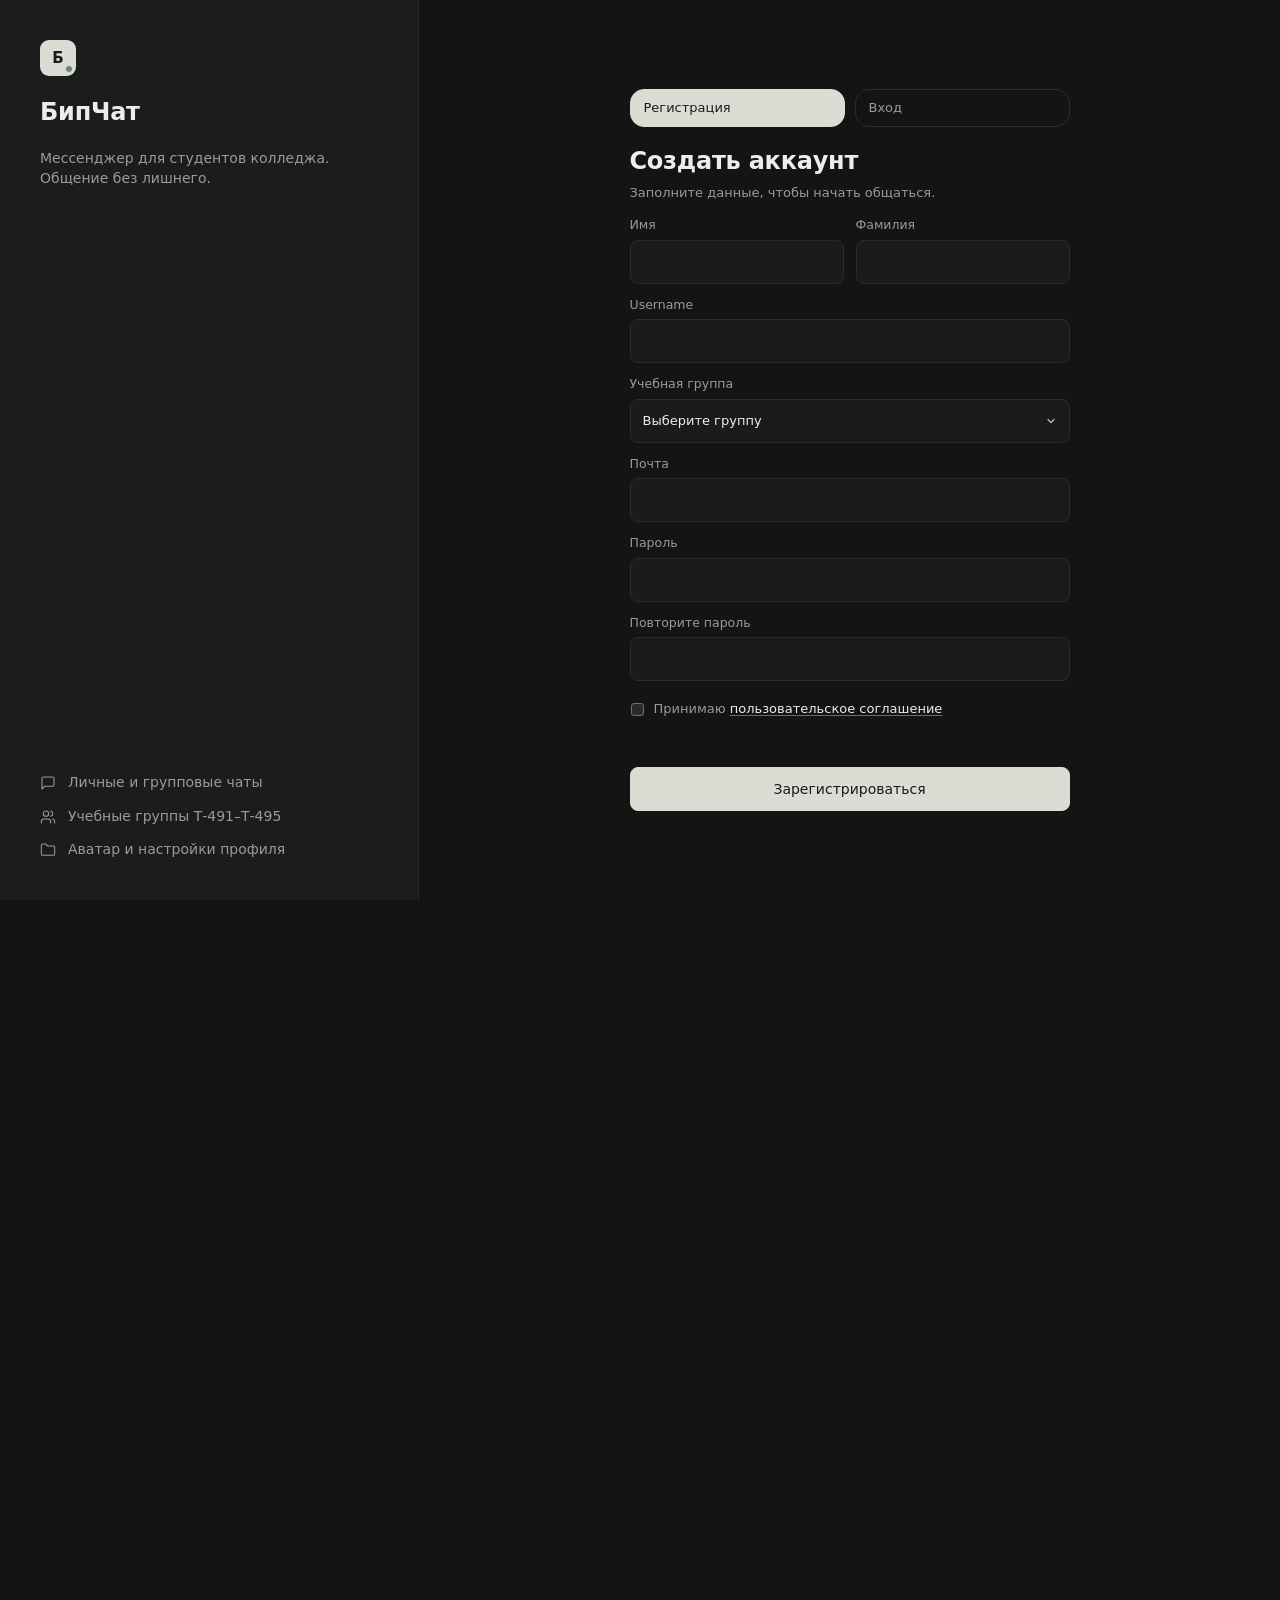
<file: web/index.html>
<!DOCTYPE html>
<html lang="ru">
<head><meta charset="utf-8"><meta name="viewport" content="width=device-width, initial-scale=1"><meta http-equiv="refresh" content="0; url=login.html"><title>БипЧат</title></head>
<body><a href="login.html">Перейти ко входу</a></body>
</html>
</file>
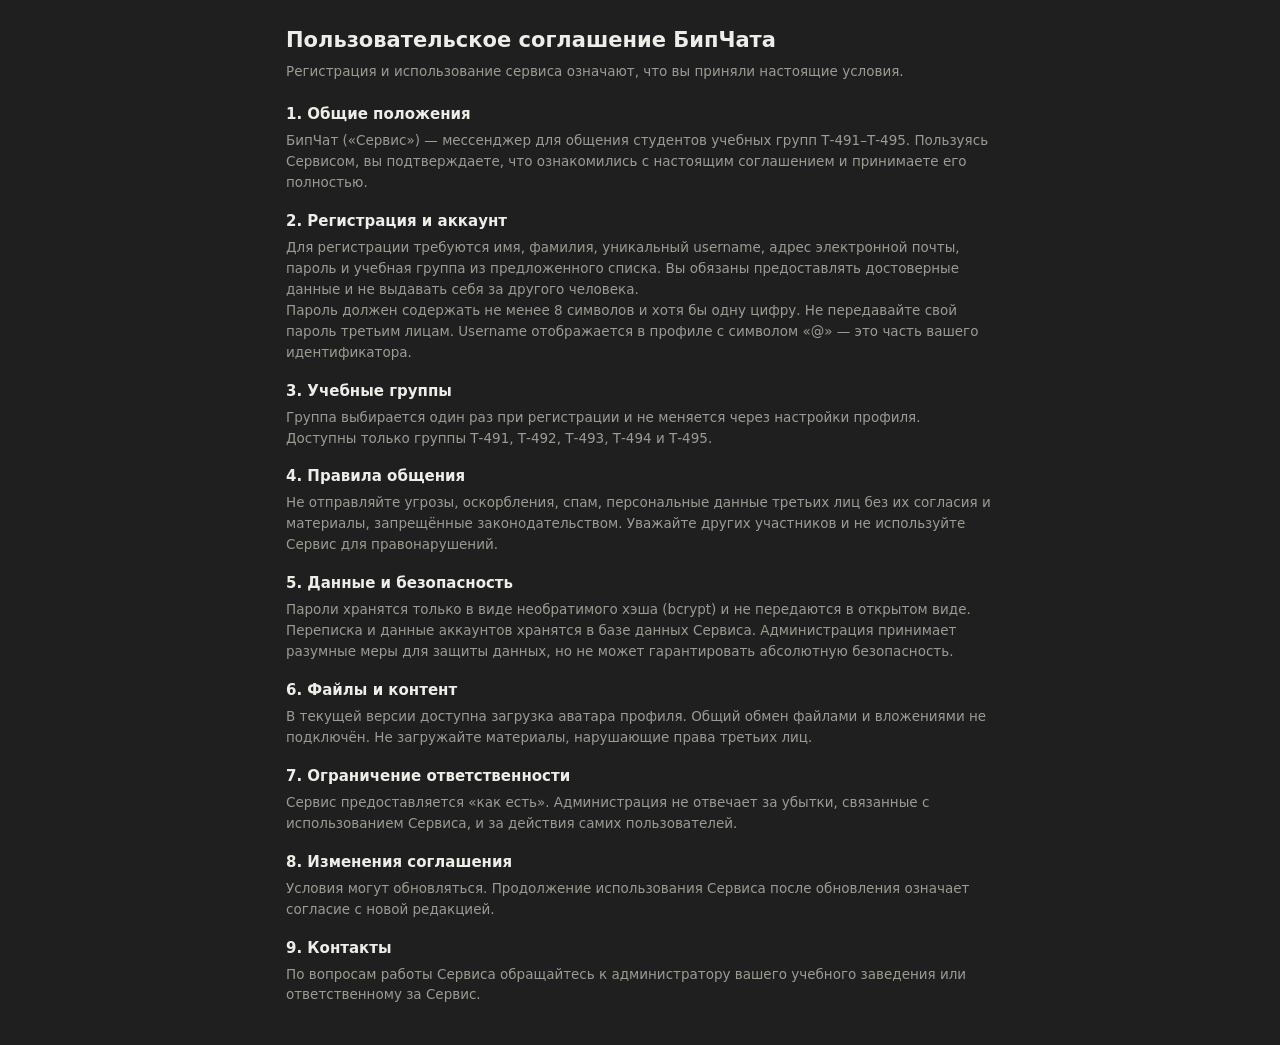
<file: web/agreement.html>
<!DOCTYPE html>
<html lang="ru">
<head>
  <meta charset="utf-8">
  <meta name="viewport" content="width=device-width, initial-scale=1, viewport-fit=cover">
  <meta name="theme-color" content="#141414">
  <title>Пользовательское соглашение — БипЧат</title>
  <link rel="stylesheet" href="style.css">
</head>
<body class="agreement-page">
  <article class="agreement-doc">
    <h1>Пользовательское соглашение БипЧата</h1>
    <p class="agreement-lead">Регистрация и использование сервиса означают, что вы приняли настоящие условия.</p>

    <section>
      <h2>1. Общие положения</h2>
      <p>БипЧат («Сервис») — мессенджер для общения студентов учебных групп Т-491–Т-495. Пользуясь Сервисом, вы подтверждаете, что ознакомились с настоящим соглашением и принимаете его полностью.</p>
    </section>

    <section>
      <h2>2. Регистрация и аккаунт</h2>
      <p>Для регистрации требуются имя, фамилия, уникальный username, адрес электронной почты, пароль и учебная группа из предложенного списка. Вы обязаны предоставлять достоверные данные и не выдавать себя за другого человека.</p>
      <p>Пароль должен содержать не менее 8 символов и хотя бы одну цифру. Не передавайте свой пароль третьим лицам. Username отображается в профиле с символом «@» — это часть вашего идентификатора.</p>
    </section>

    <section>
      <h2>3. Учебные группы</h2>
      <p>Группа выбирается один раз при регистрации и не меняется через настройки профиля. Доступны только группы Т-491, Т-492, Т-493, Т-494 и Т-495.</p>
    </section>

    <section>
      <h2>4. Правила общения</h2>
      <p>Не отправляйте угрозы, оскорбления, спам, персональные данные третьих лиц без их согласия и материалы, запрещённые законодательством. Уважайте других участников и не используйте Сервис для правонарушений.</p>
    </section>

    <section>
      <h2>5. Данные и безопасность</h2>
      <p>Пароли хранятся только в виде необратимого хэша (bcrypt) и не передаются в открытом виде. Переписка и данные аккаунтов хранятся в базе данных Сервиса. Администрация принимает разумные меры для защиты данных, но не может гарантировать абсолютную безопасность.</p>
    </section>

    <section>
      <h2>6. Файлы и контент</h2>
      <p>В текущей версии доступна загрузка аватара профиля. Общий обмен файлами и вложениями не подключён. Не загружайте материалы, нарушающие права третьих лиц.</p>
    </section>

    <section>
      <h2>7. Ограничение ответственности</h2>
      <p>Сервис предоставляется «как есть». Администрация не отвечает за убытки, связанные с использованием Сервиса, и за действия самих пользователей.</p>
    </section>

    <section>
      <h2>8. Изменения соглашения</h2>
      <p>Условия могут обновляться. Продолжение использования Сервиса после обновления означает согласие с новой редакцией.</p>
    </section>

    <section>
      <h2>9. Контакты</h2>
      <p>По вопросам работы Сервиса обращайтесь к администратору вашего учебного заведения или ответственному за Сервис.</p>
    </section>
  </article>
</body>
</html>
</file>
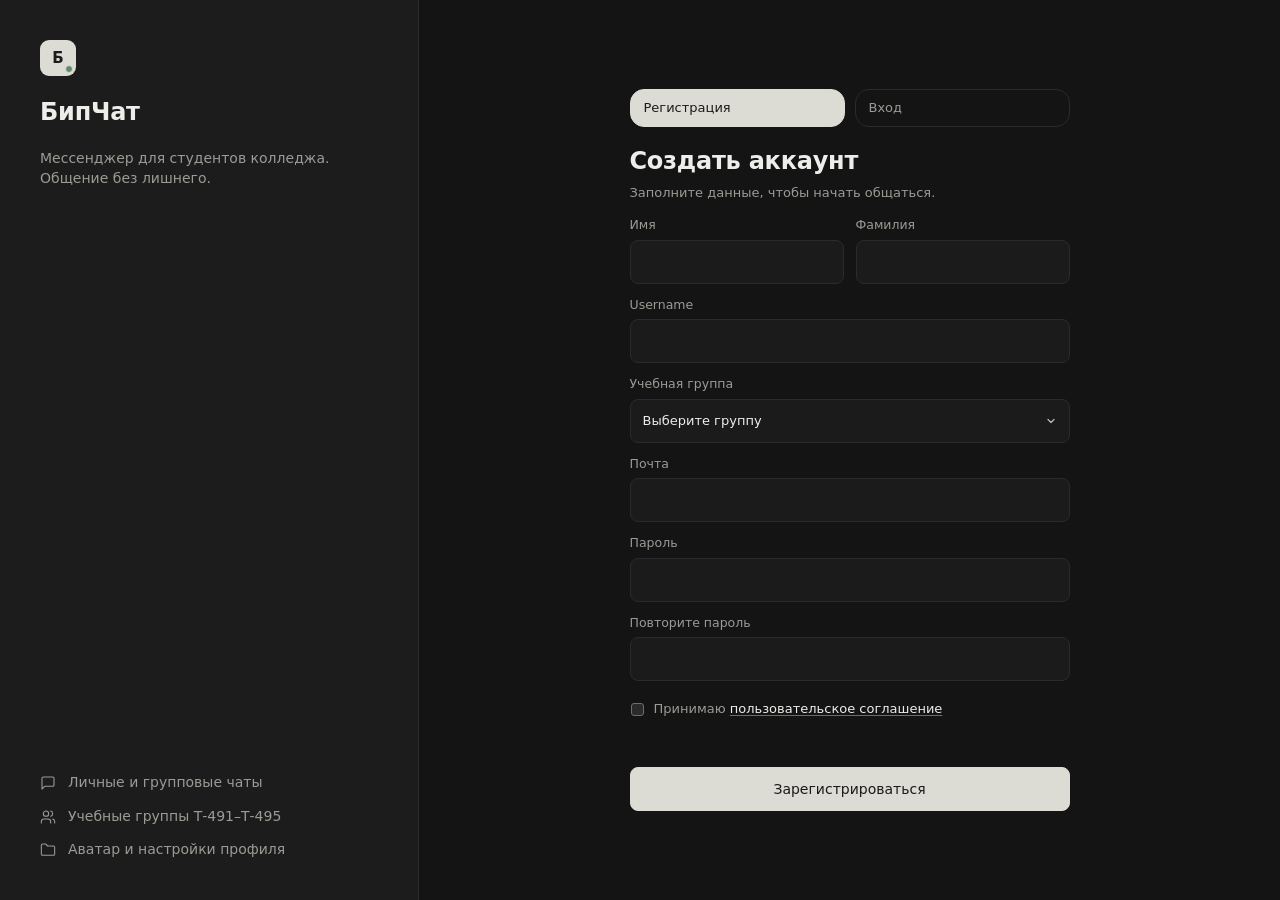
<file: web/contacts.html>
<!DOCTYPE html>
<html lang="ru">
<head>
  <meta charset="utf-8">
  <meta name="viewport" content="width=device-width, initial-scale=1, viewport-fit=cover">
  <meta name="theme-color" content="#141414">
  <title>БипЧат — контакты</title>
  <link rel="stylesheet" href="style.css">
</head>
<body>
  <div class="app">
    <nav class="rail" id="rail" data-active="contacts.html"></nav>
    <main class="page">
      <h1>Контакты</h1>
      <p class="sub">Найдите зарегистрированных студентов по имени, username или почте</p>
      <div class="search page-search">
        <svg viewBox="0 0 24 24"><circle cx="11" cy="11" r="7"/><path d="m21 21-4.3-4.3"/></svg>
        <input class="input" id="q" autocomplete="off" aria-label="Поиск пользователей по имени, @username или почте">
      </div>
      <div class="list" id="filterable" aria-live="polite"></div>
      <div class="empty" id="empty">Пользователи не найдены</div>
      <div class="list-title">Мои контакты <span class="muted" id="saved-count"></span></div>
      <div class="list" id="saved-contacts"></div>
    </main>
  </div>
  <script src="api.js"></script>
  <script src="app.js"></script>
</body>
</html>
</file>
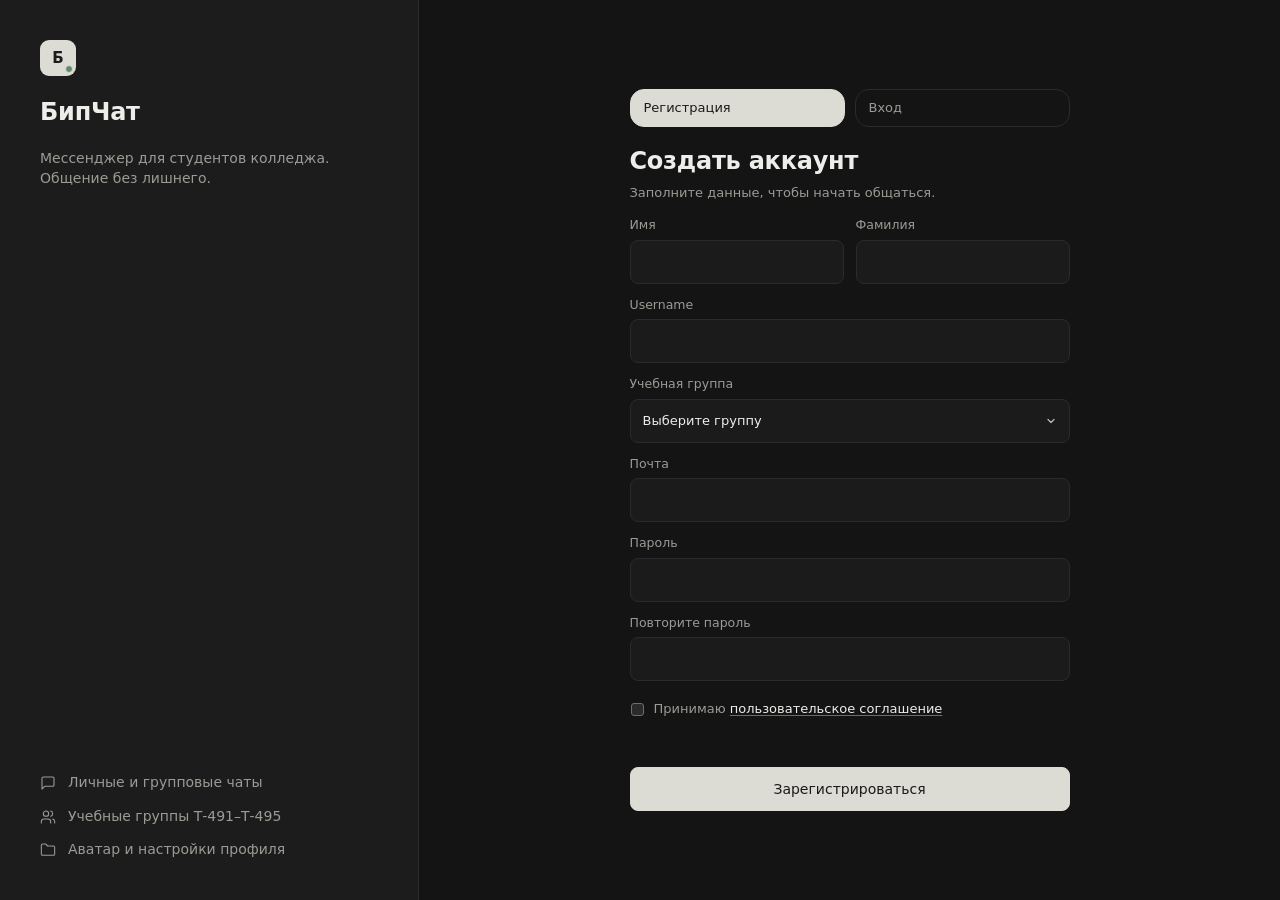
<file: web/files.html>
<!DOCTYPE html>
<html lang="ru">
<head>
  <meta charset="utf-8">
  <meta name="viewport" content="width=device-width, initial-scale=1, viewport-fit=cover">
  <meta name="theme-color" content="#141414">
  <title>БипЧат — файлы</title>
  <link rel="stylesheet" href="style.css">
</head>
<body>
  <div class="app">
    <nav class="rail" id="rail" data-active="files.html"></nav>
    <main class="page">
      <h1>Файлы</h1>
      <p class="sub">Вложения из ваших переписок</p>
      <div class="list" id="file-list" aria-live="polite"></div>
    </main>
  </div>
  <script src="api.js"></script>
  <script src="app.js"></script>
</body>
</html>
</file>
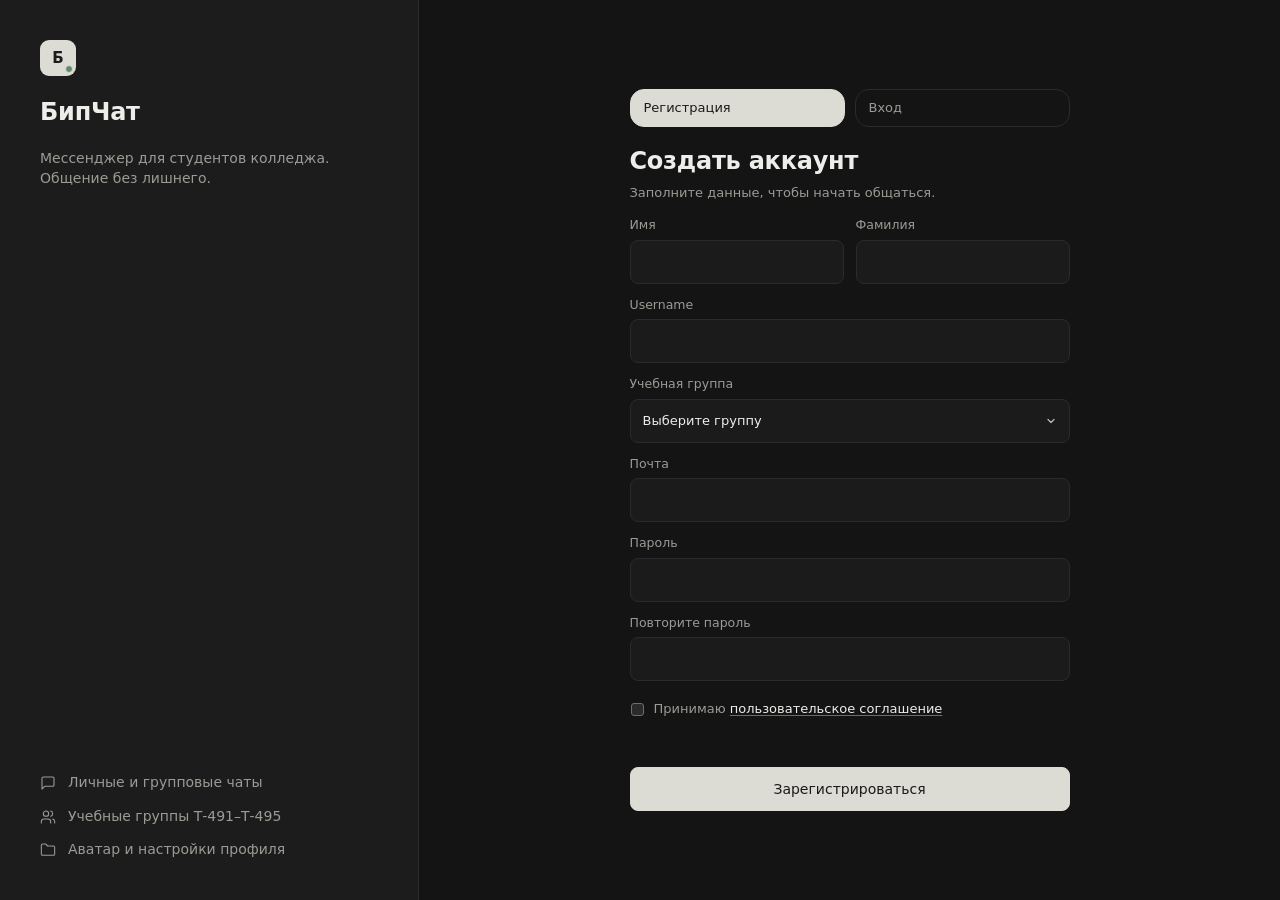
<file: web/groups.html>
<!DOCTYPE html>
<html lang="ru">
<head>
  <meta charset="utf-8">
  <meta name="viewport" content="width=device-width, initial-scale=1, viewport-fit=cover">
  <meta name="theme-color" content="#141414">
  <title>БипЧат — группы</title>
  <link rel="stylesheet" href="style.css">
</head>
<body>
  <div class="app">
    <nav class="rail" id="rail" data-active="groups.html"></nav>
    <main class="page">
      <h1>Группы</h1>
      <p class="sub">Групповые чаты, в которых вы состоите</p>
      <div class="list" id="group-list" aria-live="polite"></div>
    </main>
  </div>
  <script src="api.js"></script>
  <script src="app.js"></script>
</body>
</html>
</file>
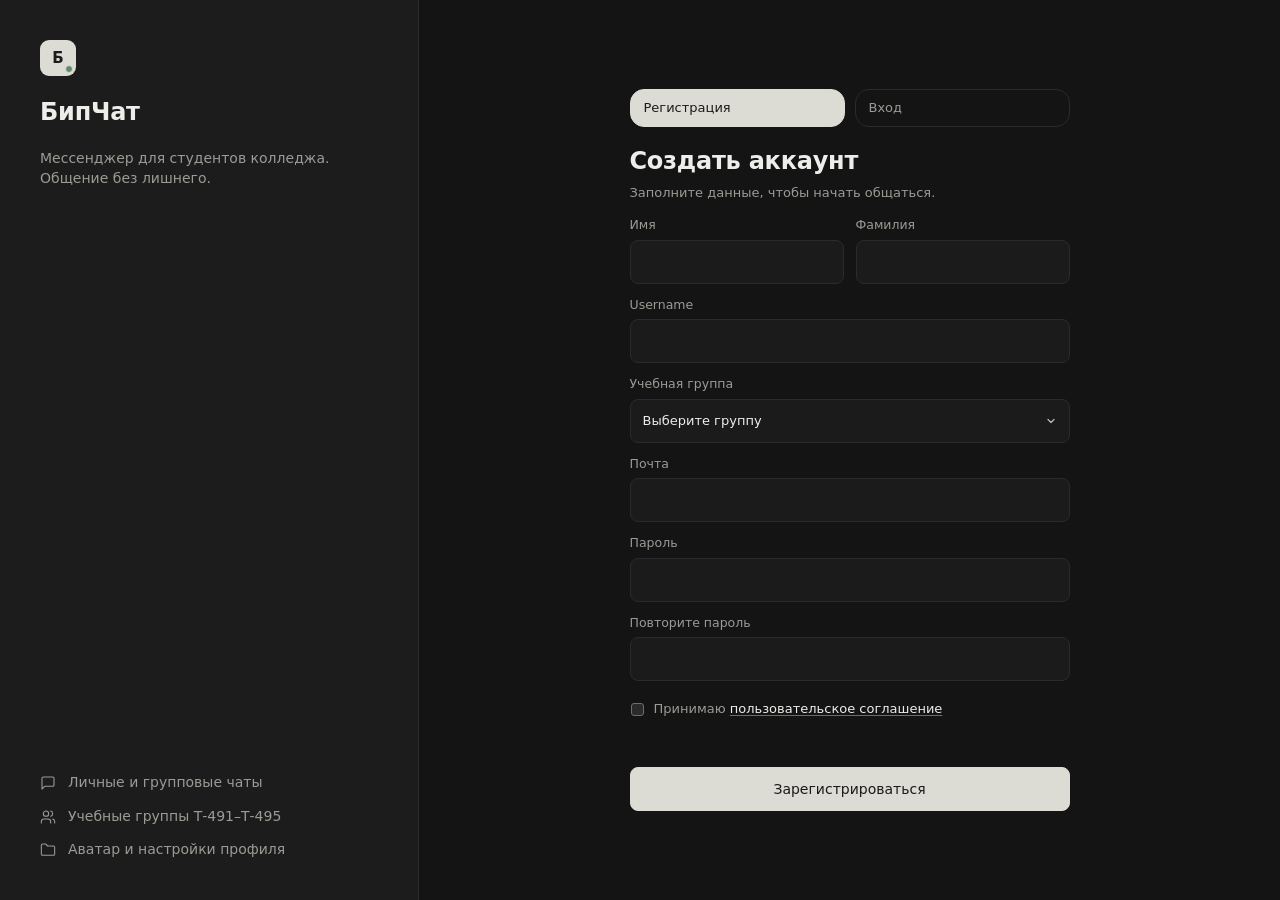
<file: web/login.html>
<!DOCTYPE html>
<html lang="ru">
<head>
  <meta charset="utf-8">
  <meta name="viewport" content="width=device-width, initial-scale=1, viewport-fit=cover">
  <meta name="theme-color" content="#141414">
  <title>БипЧат — вход и регистрация</title>
  <link rel="stylesheet" href="style.css">
</head>
<body class="auth-page">
  <div class="auth">
    <aside class="auth-side">
      <div class="logo">Б</div>
      <h1>БипЧат</h1>
      <p>Мессенджер для студентов колледжа. Общение без лишнего.</p>
      <div class="auth-feats">
        <div><svg viewBox="0 0 24 24"><path d="M21 15a2 2 0 0 1-2 2H7l-4 4V5a2 2 0 0 1 2-2h14a2 2 0 0 1 2 2z"/></svg>Личные и групповые чаты</div>
        <div><svg viewBox="0 0 24 24"><path d="M16 21v-2a4 4 0 0 0-4-4H6a4 4 0 0 0-4 4v2"/><circle cx="9" cy="7" r="4"/><path d="M22 21v-2a4 4 0 0 0-3-3.87M16 3.13a4 4 0 0 1 0 7.75"/></svg>Учебные группы Т-491–Т-495</div>
        <div><svg viewBox="0 0 24 24"><path d="M4 20h16a2 2 0 0 0 2-2V8a2 2 0 0 0-2-2h-7.9a2 2 0 0 1-1.7-.9l-.8-1.2A2 2 0 0 0 7.9 3H4a2 2 0 0 0-2 2v13a2 2 0 0 0 2 2z"/></svg>Аватар и настройки профиля</div>
      </div>
    </aside>

    <main class="auth-main">
      <div class="auth-card">
        <div class="auth-brand-mobile"><span class="logo">Б</span><span>БипЧат</span></div>
        <div class="auth-tabs" id="auth-tabs" role="tablist" aria-label="Авторизация">
          <button class="chip active" data-view="reg" type="button" role="tab" aria-selected="true">Регистрация</button>
          <button class="chip" data-view="login" type="button" role="tab" aria-selected="false">Вход</button>
        </div>

        <div class="auth-views">
          <section class="view active" id="view-reg" role="tabpanel">
            <h2>Создать аккаунт</h2>
            <p class="auth-description">Заполните данные, чтобы начать общаться.</p>
            <form id="reg-form" novalidate>
              <div class="two">
                <div class="field"><label for="fname">Имя</label><input class="input" id="fname" name="fname" autocomplete="given-name" maxlength="60" required></div>
                <div class="field"><label for="lname">Фамилия</label><input class="input" id="lname" name="lname" autocomplete="family-name" maxlength="60" required></div>
              </div>
              <div class="field"><label for="username">Username</label><input class="input" id="username" name="username" autocomplete="username" minlength="3" maxlength="32" required></div>
              <div class="field"><label for="group">Учебная группа</label>
                <select class="select" id="group" name="group" required>
                  <option value="" selected disabled>Выберите группу</option>
                  <option value="Т-491">Т-491</option>
                  <option value="Т-492">Т-492</option>
                  <option value="Т-493">Т-493</option>
                  <option value="Т-494">Т-494</option>
                  <option value="Т-495">Т-495</option>
                </select>
              </div>
              <div class="field"><label for="email">Почта</label><input class="input" id="email" name="email" type="email" autocomplete="email" required></div>
              <div class="field"><label for="password">Пароль</label><input class="input" id="password" name="password" type="password" autocomplete="new-password" minlength="8" required></div>
              <div class="field"><label for="password2">Повторите пароль</label><input class="input" id="password2" name="password2" type="password" autocomplete="new-password" required></div>
              <div class="check-row">
                <label class="check"><input type="checkbox" name="terms" required><span>Принимаю <button type="button" class="text-link" data-agreement>пользовательское соглашение</button></span></label>
              </div>
              <div class="form-error" id="reg-error" role="alert" aria-live="polite"></div>
              <button class="btn primary" type="submit">Зарегистрироваться</button>
            </form>
          </section>

          <section class="view" id="view-login" role="tabpanel">
            <h2>С возвращением</h2>
            <p class="auth-description">Войдите, используя почту или username и пароль.</p>
            <form id="login-form" novalidate>
              <div class="field"><label for="login">Почта или username</label><input class="input" id="login" name="login" type="text" autocomplete="username" required></div>
              <div class="field"><label for="lpass">Пароль</label><input class="input" id="lpass" name="lpass" type="password" autocomplete="current-password" required></div>
              <div class="form-error" id="login-error" role="alert" aria-live="polite"></div>
              <button class="btn primary" type="submit">Войти</button>
            </form>
          </section>
        </div>
      </div>
    </main>
  </div>

  <div class="modal-overlay" id="agreement-modal" role="dialog" aria-modal="true" aria-labelledby="agreement-title">
    <div class="modal-card">
      <div class="modal-head">
        <h2 id="agreement-title">Пользовательское соглашение</h2>
        <button class="icon-btn" type="button" id="agreement-close" aria-label="Закрыть"><svg viewBox="0 0 24 24"><path d="M18 6 6 18M6 6l12 12"/></svg></button>
      </div>
      <iframe class="modal-frame" src="agreement.html" title="Пользовательское соглашение БипЧат"></iframe>
      <div class="modal-foot"><button class="btn primary" type="button" id="agreement-accept">Принять и закрыть</button></div>
    </div>
  </div>

  <script src="api.js"></script>
  <script src="app.js"></script>
</body>
</html>
</file>
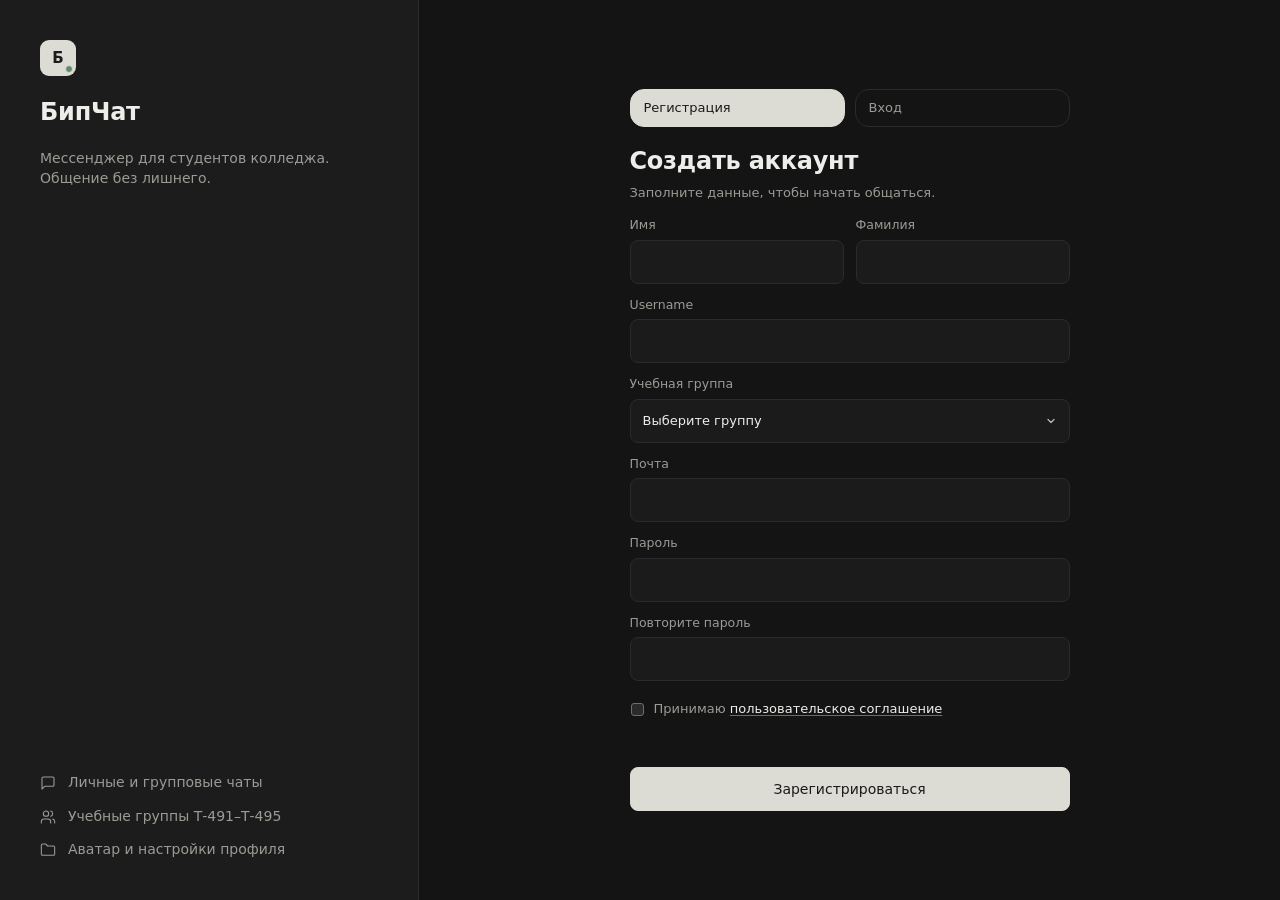
<file: web/messages.html>
<!DOCTYPE html>
<html lang="ru">
<head>
  <meta charset="utf-8">
  <meta name="viewport" content="width=device-width, initial-scale=1, viewport-fit=cover">
  <meta name="theme-color" content="#141414">
  <title>БипЧат — сообщения</title>
  <link rel="stylesheet" href="style.css">
</head>
<body>
  <div class="app wide">
    <nav class="rail" id="rail" data-active="messages.html"></nav>

    <aside class="chats" aria-label="Список чатов">
      <div class="chats-head">
        <button class="icon-btn sidebar-toggle" id="sidebar-toggle" type="button" title="Свернуть список чатов" aria-label="Свернуть список чатов"><svg viewBox="0 0 24 24"><path d="M4 6h16M4 12h16M4 18h16"/></svg></button>
        <h2>Сообщения</h2>
      </div>
      <div class="search">
        <svg viewBox="0 0 24 24"><circle cx="11" cy="11" r="7"/><path d="m21 21-4.3-4.3"/></svg>
        <input class="input" id="chat-search" aria-label="Поиск по чатам">
        <button class="icon-btn search-btn" id="chat-search-btn" type="button" title="Поиск по чатам" aria-label="Поиск по чатам"><svg viewBox="0 0 24 24"><circle cx="11" cy="11" r="7"/><path d="m21 21-4.3-4.3"/></svg></button>
      </div>
      <div class="chat-items" id="chat-items"></div>
      <div class="sidebar-resizer" id="sidebar-resizer" role="separator" aria-orientation="vertical" aria-label="Изменить ширину списка чатов" title="Тяните, чтобы изменить ширину · двойной клик — свернуть"></div>
    </aside>

    <section class="chat" aria-label="Переписка">
      <header class="chat-head">
        <button class="icon-btn chat-back" id="chat-back" type="button" aria-label="Назад к чатам"><svg viewBox="0 0 24 24"><path d="m15 18-6-6 6-6"/></svg></button>
        <button class="head-profile" id="head-profile" type="button" title="Открыть профиль">
          <div class="avatar c-moss" id="head-av">Б</div>
          <div class="chat-head-copy">
            <div class="t" id="head-t">Выберите чат</div>
            <div class="s" id="head-s">Ваши сообщения появятся здесь</div>
          </div>
        </button>
        <div class="tools"></div>
      </header>
      <div class="pinned hidden" id="pinned"></div>
      <div class="messages" id="messages"><div class="message-empty">Загружаем переписки…</div></div>
      <div class="reply-bar hidden" id="reply-bar">
        <div class="reply-copy"><span class="t" id="reply-name"></span><span class="s" id="reply-text"></span></div>
        <button class="icon-btn" id="reply-cancel" type="button" aria-label="Отменить ответ"><svg viewBox="0 0 24 24"><path d="M18 6 6 18M6 6l12 12"/></svg></button>
      </div>
      <div class="selection-bar hidden" id="selection-bar">
        <span class="selection-count" id="selection-count"></span>
        <button class="btn" id="selection-copy" type="button">Копировать</button>
        <button class="btn" id="selection-delete" type="button">Удалить</button>
        <button class="btn primary" id="selection-cancel" type="button">Отменить</button>
      </div>
      <form class="composer" id="composer-form">
        <textarea id="composer-input" name="message" rows="1" autocomplete="off" aria-label="Текст сообщения" maxlength="10000"></textarea>
        <button class="send" type="submit" title="Отправить" aria-label="Отправить"><svg viewBox="0 0 24 24"><path d="m22 2-7 20-4-9-9-4z"/><path d="M22 2 11 13"/></svg></button>
      </form>
    </section>
  </div>
  <script src="api.js"></script>
  <script src="app.js"></script>
</body>
</html>
</file>
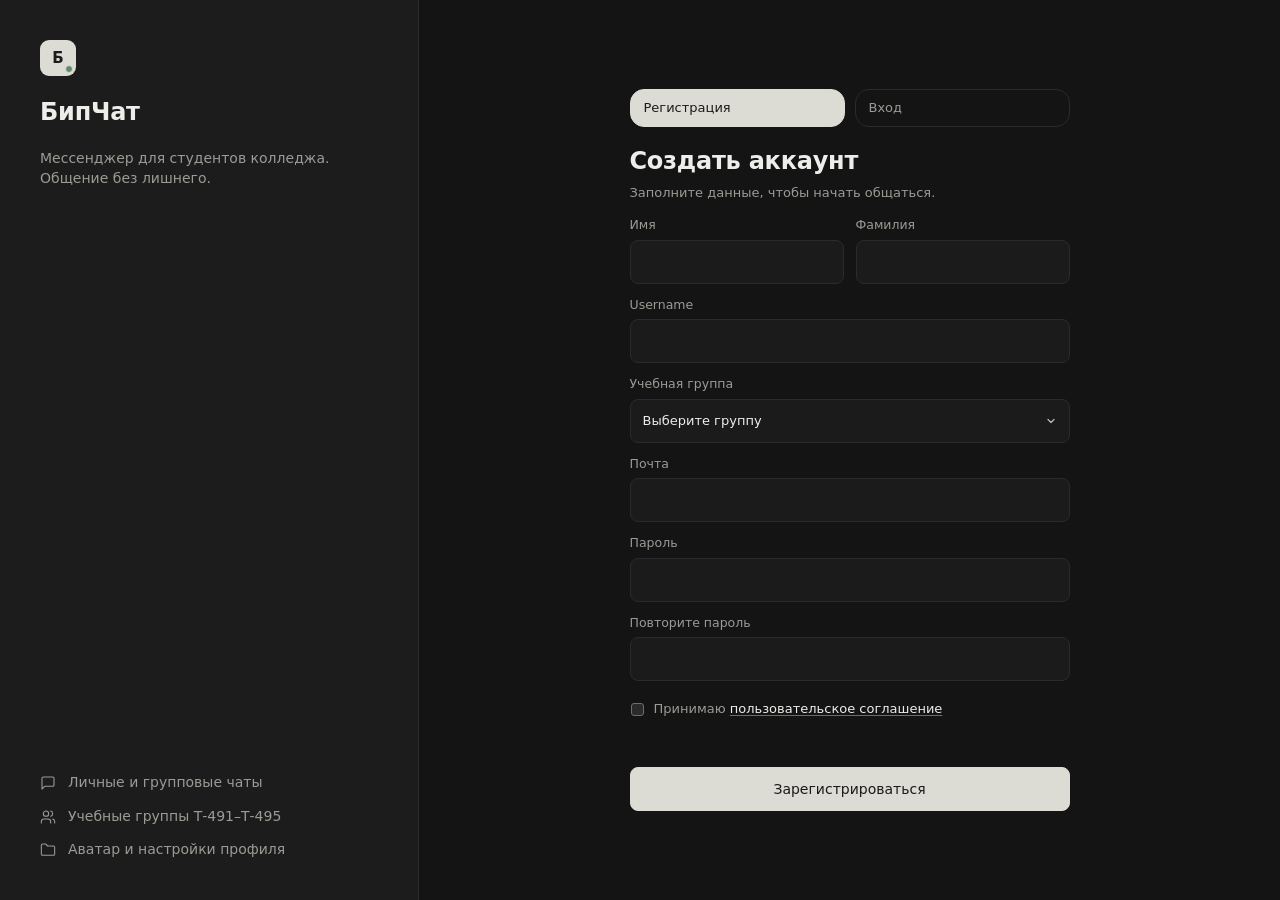
<file: web/settings.html>
<!DOCTYPE html>
<html lang="ru">
<head>
  <meta charset="utf-8">
  <meta name="viewport" content="width=device-width, initial-scale=1, viewport-fit=cover">
  <meta name="theme-color" content="#141414">
  <title>БипЧат — настройки</title>
  <link rel="stylesheet" href="style.css">
</head>
<body>
  <div class="app">
    <nav class="rail" id="rail" data-active="settings.html"></nav>
    <main class="page">
      <h1>Настройки</h1>
      <p class="sub">Аккаунт, конфиденциальность и внешний вид</p>
      <div class="settings">
        <div class="settings-nav">
          <button class="active" data-tab="profile" type="button">Профиль</button>
          <button data-tab="notifications" type="button">Уведомления</button>
          <button data-tab="privacy" type="button">Конфиденциальность</button>
          <button data-tab="appearance" type="button">Внешний вид</button>
          <button data-tab="about" type="button">О приложении</button>
        </div>
        <div class="settings-body">
          <section class="tab-panel active" id="tab-profile">
            <h2 class="panel-title">Профиль</h2>
            <div class="profile-head"><div class="avatar xl c-me">Б</div></div>
            <div class="field"><label for="p-name">Имя и фамилия</label><input class="input" id="p-name" maxlength="120"></div>
            <div class="field"><label for="p-user">Username</label><input class="input" id="p-user" maxlength="33"></div>
            <div class="field"><label for="p-email">Почта</label><input class="input" id="p-email" type="email"></div>
            <div class="field"><label for="p-group">Учебная группа</label><input class="input" id="p-group" disabled title="Учебная группа выбирается при регистрации"></div>
            <div class="actions">
              <button class="btn primary" id="save-profile" type="button">Сохранить изменения</button>
              <button class="btn" id="logout" type="button">Выйти из аккаунта</button>
            </div>
            <div class="local-block">
              <h3 class="panel-subtitle">Только у вас в браузере</h3>
              <p class="sub">Эти значения не отправляются на сервер и видны только вам.</p>
              <div class="field"><label for="lp-name">Имя, которое вижу я</label><input class="input" id="lp-name" maxlength="120" placeholder="Как вас зовут"></div>
              <div class="field"><label for="lp-email">Почта, которую вижу я</label><input class="input" id="lp-email" type="email" maxlength="200" placeholder="Ваша почта"></div>
              <div class="actions">
                <button class="btn" id="save-local-profile" type="button">Сохранить локально</button>
                <button class="btn" id="reset-local-profile" type="button">Сбросить</button>
              </div>
            </div>
          </section>

          <section class="tab-panel" id="tab-notifications">
            <h2 class="panel-title">Уведомления</h2>
            <p class="sub">Настройки сохраняются в этом браузере.</p>
            <div class="switch-row">
              <div><div class="t">Звук новых сообщений</div><div class="d">Короткий сигнал, когда приходит сообщение</div></div>
              <button class="toggle" type="button" role="switch" aria-checked="false" aria-label="Звук новых сообщений" data-setting="sound"></button>
            </div>
            <div class="switch-row">
              <div><div class="t">Уведомления браузера</div><div class="d">Системные уведомления о новых сообщениях</div></div>
              <button class="toggle" type="button" role="switch" aria-checked="false" aria-label="Уведомления браузера" data-setting="desktop"></button>
            </div>
            <div class="switch-row">
              <div><div class="t">Превью сообщений</div><div class="d">Всплывающая карточка с отправителем и текстом</div></div>
              <button class="toggle" type="button" role="switch" aria-checked="true" aria-label="Превью сообщений" data-setting="preview"></button>
            </div>
          </section>

          <section class="tab-panel" id="tab-privacy">
            <h2 class="panel-title">Конфиденциальность</h2>
            <p class="sub">По умолчанию почта других пользователей скрыта.</p>
            <div class="switch-row">
              <div><div class="t">Показывать почту</div><div class="d">Показывать адреса почты в профилях и контактах</div></div>
              <button class="toggle" type="button" role="switch" aria-checked="false" aria-label="Показывать почту" data-setting="showEmail"></button>
            </div>
            <div class="about-text">Переключатель действует только в этом браузере. Вы также можете включить показ почты для отдельного контакта кнопкой «Изменить» в контактах или в профиле.</div>
          </section>

          <section class="tab-panel" id="tab-appearance">
            <h2 class="panel-title">Внешний вид</h2>
            <p class="sub">Настройки сохраняются в этом браузере.</p>
            <div class="switch-row">
              <div><div class="t">Компактный режим</div><div class="d">Меньше отступов в списках и чатах</div></div>
              <button class="toggle" type="button" role="switch" aria-checked="false" aria-label="Компактный режим" data-setting="compact"></button>
            </div>
            <div class="switch-row">
              <div><div class="t">Крупный текст</div><div class="d">Увеличить размер текста интерфейса</div></div>
              <button class="toggle" type="button" role="switch" aria-checked="false" aria-label="Крупный текст" data-setting="largeText"></button>
            </div>
          </section>

          <section class="tab-panel" id="tab-about">
            <h2 class="panel-title">О БипЧате</h2>
            <p class="sub">Мессенджер для студентов колледжа.</p>
            <div class="about-list">
              <div class="about-row"><span>Версия</span><span>1.0</span></div>
              <div class="about-row"><span>Учебные группы</span><span>Т-491 – Т-495</span></div>
              <div class="about-row"><span>Сервер</span><span>Go + PostgreSQL</span></div>
            </div>
            <p class="about-text">Пользуясь сервисом, вы принимаете пользовательское соглашение. Ознакомьтесь с его условиями ниже.</p>
            <button class="btn" type="button" data-agreement>Пользовательское соглашение</button>
          </section>
        </div>
      </div>
    </main>
  </div>

  <div class="modal-overlay" id="agreement-modal" role="dialog" aria-modal="true" aria-labelledby="agreement-title">
    <div class="modal-card">
      <div class="modal-head">
        <h2 id="agreement-title">Пользовательское соглашение</h2>
        <button class="icon-btn" type="button" id="agreement-close" aria-label="Закрыть"><svg viewBox="0 0 24 24"><path d="M18 6 6 18M6 6l12 12"/></svg></button>
      </div>
      <iframe class="modal-frame" src="agreement.html" title="Пользовательское соглашение БипЧат"></iframe>
      <div class="modal-foot"><button class="btn primary" type="button" id="agreement-accept">Понятно</button></div>
    </div>
  </div>

  <script src="api.js"></script>
  <script src="app.js"></script>
</body>
</html>
</file>
<file: web/style.css>
:root{
  --bg:#141414;
  --panel:#1f1f1f;
  --rail:#1c1c1c;
  --field:#1b1b1b;
  --line:#2b2b2b;
  --text:#ededea;
  --muted:#9b9b95;
  --dim:#7d7d78;
  --light:#dcdcd4;
  --online:#5f8a6b;
  --c-slate:#6f7c90;
  --c-olive:#7c8068;
  --c-moss:#5f6b63;
  --c-me:#8d7570;
}
*{box-sizing:border-box;margin:0;padding:0}
html,body{height:100%}
body{
  background:var(--bg);
  color:var(--text);
  font-family:Inter,"Segoe UI",system-ui,-apple-system,Roboto,Arial,sans-serif;
  font-size:14px;
  line-height:1.4;
  -webkit-font-smoothing:antialiased;
}
button,input,select,textarea{font:inherit;color:inherit}
button{cursor:pointer;background:none;border:0}
a{color:inherit;text-decoration:none}

/* ---------- Тонкие скроллбары ---------- */
* {
  scrollbar-width: thin;
  scrollbar-color: #45453f transparent;
}
*::-webkit-scrollbar { width: 9px; height: 9px; }
*::-webkit-scrollbar-track { background: transparent; }
*::-webkit-scrollbar-thumb {
  background: #3f3f39;
  border: 2px solid transparent;
  border-radius: 8px;
  background-clip: padding-box;
}
*::-webkit-scrollbar-thumb:hover { background: #5d5d54; background-clip: padding-box; }
*::-webkit-scrollbar-corner { background: transparent; }

.messages::-webkit-scrollbar, .chat-items::-webkit-scrollbar { width: 7px; }
.messages::-webkit-scrollbar-thumb, .chat-items::-webkit-scrollbar-thumb { background: #3a3a35; }
.messages:hover::-webkit-scrollbar-thumb, .chat-items:hover::-webkit-scrollbar-thumb { background: #57574f; }

/* ---------- Shell ---------- */
/* Все внутренние страницы — на всю ширину и слева, как «Сообщения». */
.app,.app.wide{
  display:flex;
  width:100%;
  max-width:none;
  height:100vh;
  margin:0;
  background:var(--panel);
}

.rail{
  width:68px;
  flex:none;
  background:var(--rail);
  border-right:1px solid var(--line);
  display:flex;
  flex-direction:column;
  align-items:center;
  padding:14px 0 16px;
  gap:4px;
}
.logo{
  width:36px;height:36px;border-radius:10px;
  background:var(--light);color:#1b1b1b;
  display:grid;place-items:center;
  font-weight:700;font-size:15px;
  position:relative;margin-bottom:12px;
}
.logo::after{
  content:"";position:absolute;right:3px;bottom:3px;
  width:6px;height:6px;border-radius:50%;background:var(--online);
  border:1px solid var(--light);
}
.rail-link{
  width:44px;height:44px;border-radius:10px;
  display:grid;place-items:center;
  color:#b4b4ae;position:relative;
  border:1px solid transparent;
  transition:background .15s,color .15s;
}
.rail-link svg{width:20px;height:20px;stroke:currentColor;fill:none;stroke-width:1.6;stroke-linecap:round;stroke-linejoin:round}
.rail-link:hover{background:#232323;color:#fff}
.rail-link.active{background:#181818;border-color:var(--line);color:#fff}
.rail-link .badge-dot{
  position:absolute;top:8px;right:9px;width:7px;height:7px;border-radius:50%;
  background:var(--online);
}
.rail-bottom{margin-top:auto}

.avatar{
  width:46px;height:46px;border-radius:50%;flex:none;
  display:grid;place-items:center;
  font-weight:700;font-size:16px;color:#f4f4f0;
  position:relative;
}
.avatar.sm{width:34px;height:34px;font-size:12px}
.avatar.xl{width:64px;height:64px;font-size:24px}
.avatar.c-slate{background:var(--c-slate)}
.avatar.c-olive{background:var(--c-olive)}
.avatar.c-moss{background:var(--c-moss)}
.avatar.c-me{background:var(--c-me)}
.avatar .dot{
  position:absolute;right:-1px;bottom:-1px;
  width:11px;height:11px;border-radius:50%;
  background:var(--online);border:2px solid var(--panel);
}
.avatar .dot.off{background:#6d6d68}
.rail .avatar .dot{border-color:var(--rail)}

/* ---------- Page ---------- */
.page{flex:1;min-width:0;padding:32px 40px;overflow:auto}
.page h1{font-size:24px;font-weight:700;line-height:32px;letter-spacing:-.01em}
.page .sub{color:var(--muted);margin-top:4px;font-size:14px}

.input,.select,.textarea{
  width:100%;height:36px;
  background:var(--field);
  border:1px solid var(--line);
  border-radius:8px;
  padding:0 12px;
  font-size:13px;
  outline:none;
  transition:border-color .15s;
}
.input::placeholder,.textarea::placeholder{color:var(--dim)}
.input:focus,.select:focus,.textarea:focus{border-color:#4a4a46}
.textarea{height:70px;padding:9px 12px;resize:none;color:var(--muted);line-height:1.4}
.select{appearance:none;-webkit-appearance:none;background-image:url("data:image/svg+xml,%3Csvg xmlns='http://www.w3.org/2000/svg' width='12' height='12' viewBox='0 0 24 24' fill='none' stroke='%23bdbdb7' stroke-width='2.4' stroke-linecap='round' stroke-linejoin='round'%3E%3Cpath d='m6 9 6 6 6-6'/%3E%3C/svg%3E");background-repeat:no-repeat;background-position:right 12px center}

.btn{
  height:36px;padding:0 15px;border-radius:8px;
  border:1px solid var(--line);background:#1b1b1b;
  font-weight:600;font-size:13.5px;color:var(--text);
  transition:background .15s,border-color .15s;
}
.btn:hover{background:#242424;border-color:#3a3a36}
.btn.primary{background:var(--light);color:#1a1a1a;border-color:var(--light)}
.btn.primary:hover{background:#e8e8e0}

.chip{
  height:28px;padding:0 13px;border-radius:14px;
  border:1px solid var(--line);color:var(--muted);
  font-size:13px;display:inline-flex;align-items:center;white-space:nowrap;
  transition:all .15s;
}
.chip:hover{color:#fff;border-color:#3d3d39}
.chip.active{background:var(--light);color:#1a1a1a;border-color:var(--light);font-weight:500}

.search{position:relative}
.search svg{position:absolute;left:11px;top:50%;transform:translateY(-50%);width:16px;height:16px;stroke:var(--muted);fill:none;stroke-width:1.8;stroke-linecap:round;stroke-linejoin:round}
.search .input{padding-left:34px}

/* ---------- Settings ---------- */
.settings{display:flex;gap:32px;margin-top:20px}
.settings-nav{width:200px;flex:none;display:flex;flex-direction:column;gap:0}
.settings-nav button{
  text-align:left;height:36px;padding:0 12px;border-radius:8px;
  color:var(--muted);font-size:14px;
}
.settings-nav button:hover{color:#fff}
.settings-nav button.active{background:#181818;color:#fff;font-weight:600}
.settings-body{flex:1;min-width:0;max-width:440px}
.tab-panel{display:none}
.tab-panel.active{display:block}
.profile-head{display:flex;align-items:center;gap:14px;margin-bottom:6px}
.field{margin-top:8px}
.field label{display:block;font-size:13px;color:var(--muted);margin-bottom:6px}
.actions{display:flex;gap:12px;margin-top:12px}
.switch-row{display:flex;align-items:center;justify-content:space-between;padding:13px 0;border-bottom:1px solid var(--line)}
.switch-row:first-child{padding-top:4px}
.switch-row .t{font-size:14px}
.switch-row .d{font-size:12.5px;color:var(--muted);margin-top:2px}
.toggle{width:38px;height:22px;border-radius:11px;background:#33332f;position:relative;flex:none;transition:background .2s}
.toggle::after{content:"";position:absolute;top:3px;left:3px;width:16px;height:16px;border-radius:50%;background:#d6d6ce;transition:transform .2s}
.toggle.on{background:var(--online)}
.toggle.on::after{transform:translateX(16px)}
.seg{display:flex;gap:8px;margin-top:6px}
.toast{
  position:fixed;left:50%;bottom:32px;transform:translate(-50%,20px);
  background:var(--light);color:#1a1a1a;padding:9px 16px;border-radius:8px;
  font-weight:600;font-size:13px;opacity:0;pointer-events:none;transition:all .25s;z-index:20;
}
.toast.show{opacity:1;transform:translate(-50%,0)}

/* ---------- Lists (groups / contacts / files) ---------- */
.list{margin-top:20px}
.row{
  display:flex;align-items:center;gap:13px;
  padding:13px 4px;border-bottom:1px solid #292929;
  cursor:pointer;transition:background .15s;
}
.row:hover{background:#232323}
.row .meta{flex:1;min-width:0}
.row .name{font-weight:600;font-size:14px;color:#f1f1ee}
.row .desc{font-size:12.5px;color:var(--muted);margin-top:1px}
.row .side{font-size:12.5px;color:var(--muted);align-self:flex-start;padding-top:2px;flex:none}
.row.center .side{align-self:center;padding:0}
.row.hidden{display:none}
.row.group{align-items:flex-start;padding:15px 4px 14px}
.row.group .avatar{margin-top:0}
.row.contact{padding:12px 4px 11px}
.file-ico{
  width:36px;height:36px;border-radius:9px;background:#191919;
  display:grid;place-items:center;flex:none;color:#e4e4df;
}
.file-ico svg{width:17px;height:17px;stroke:currentColor;fill:none;stroke-width:1.7;stroke-linecap:round;stroke-linejoin:round}
.row.file{padding:14px 4px 13px}
.row.file .side{align-self:center;padding:0;color:var(--muted)}
.row.file .desc{margin-top:2px}
.toolbar{display:flex;align-items:center;gap:10px;margin-top:20px}
.toolbar .search{width:255px;flex:none}
.empty{display:none;color:var(--muted);padding:28px 4px;font-size:13.5px}
.empty.show{display:block}

/* ---------- Messages ---------- */
.chats{
  width:280px;flex:none;background:var(--rail);
  border-right:1px solid var(--line);display:flex;flex-direction:column;
}
.chats-head{display:flex;align-items:center;justify-content:flex-start;gap:10px;padding:20px 16px 0 16px}
.chats-head h2{font-size:24px;font-weight:700;letter-spacing:-.01em}
.icon-btn{width:30px;height:30px;border-radius:8px;display:grid;place-items:center;color:#cfcfc9}
.icon-btn:hover{background:#262626;color:#fff}
.icon-btn svg{width:18px;height:18px;stroke:currentColor;fill:none;stroke-width:1.7;stroke-linecap:round;stroke-linejoin:round}
.chats .search{margin:14px 16px 0}
.chats .search .input{background:#1f1f1f;height:36px}
.chat-items{flex:1;overflow:auto;border-top:1px solid var(--line);margin-top:12px}
.chat-item{
  display:flex;gap:12px;align-items:center;
  padding:11px 14px 11px 16px;border-bottom:1px solid var(--line);
  height:67px;position:relative;cursor:pointer;
}
.chat-item:hover{background:#212121}
.chat-item.active{background:#202020}
.chat-item.active::before{content:"";position:absolute;left:0;top:0;bottom:0;width:3px;background:#e6e6de}
.chat-item .avatar .dot{border-color:var(--rail)}
.chat-item .body{flex:1;min-width:0}
.chat-item .top{display:flex;justify-content:space-between;align-items:baseline;gap:6px}
.chat-item .nm{font-weight:600;font-size:14.5px;white-space:nowrap;overflow:hidden;text-overflow:ellipsis;color:#f4f4f1}
.chat-item .tm{font-size:12px;color:var(--dim);flex:none}
.chat-item .bottom{display:flex;justify-content:space-between;align-items:center;margin-top:2px;gap:6px}
.chat-item .pv{font-size:13px;color:var(--muted);white-space:nowrap;overflow:hidden;text-overflow:ellipsis}
.chat-item .pv b{color:#e8e8e4;font-weight:600}
.unread{
  min-width:18px;height:18px;border-radius:9px;background:var(--light);color:#1a1a1a;
  font-size:11px;font-weight:700;display:grid;place-items:center;padding:0 5px;flex:none;
}

.chat{flex:1;min-width:0;display:flex;flex-direction:column;background:var(--panel)}
.chat-head{
  height:66px;flex:none;display:flex;align-items:center;gap:12px;
  padding:0 20px;border-bottom:1px solid var(--line);
}
.chat-head .avatar{width:38px;height:38px;font-size:13px}
.chat-head .t{font-weight:700;font-size:14.5px;line-height:1.25}
.chat-head .s{font-size:12.5px;color:var(--muted)}
.chat-head .tools{margin-left:auto;display:flex;gap:10px}
.chat-head .icon-btn{width:34px;height:34px;color:#c3c3bd}
.pinned{
  height:34px;flex:none;background:#181818;border-bottom:1px solid var(--line);
  display:flex;align-items:center;gap:8px;padding:0 20px;
  font-size:13px;color:#cfcfca;
}
.pinned svg{width:13px;height:13px;stroke:var(--muted);fill:none;stroke-width:1.8;stroke-linecap:round;stroke-linejoin:round;flex:none}
.pinned.hidden{display:none}
.messages{flex:1;overflow:auto;padding:16px 24px 20px}
.day{display:flex;align-items:center;gap:14px;color:var(--dim);font-size:11.5px;margin:2px 0 12px}
.day::before,.day::after{content:"";flex:1;height:1px;background:#2a2a2a}
.msg{display:flex;flex-direction:column;align-items:flex-start;margin-bottom:8px}
.msg.me{align-items:flex-end}
.bubble{
  background:#2a2a2a;border-radius:10px;padding:8px 11px 8px 11px;max-width:min(480px,75%);
  font-size:14px;line-height:1.35;min-width:0;overflow-wrap:anywhere;word-break:break-word;
}
.msg.me .bubble{background:#3b3b36}
.bubble .who{font-size:12px;font-weight:600;color:#8da18f;margin-bottom:3px}
.bubble .line{display:flex;align-items:flex-end;gap:10px;min-width:0}
.bubble .message-text{min-width:0;white-space:pre-wrap;overflow-wrap:anywhere;word-break:break-word}
.bubble .tm{font-size:10.5px;color:var(--dim);flex:none;margin-bottom:-1px}

.composer{
  flex:none;margin:0 20px 18px;min-height:50px;
  border:1px solid var(--line);border-radius:12px;background:#1d1d1d;
  display:flex;align-items:flex-end;gap:8px;padding:7px 8px 7px 10px;
}
.composer textarea{
  flex:1;min-width:0;min-height:34px;max-height:140px;
  background:none;border:0;outline:0;resize:none;
  font:inherit;font-size:14px;line-height:1.35;color:var(--text);
  padding:7px 4px;overflow-y:auto;overflow-wrap:anywhere;word-break:break-word;
}
.composer .icon-btn{color:#bdbdb7}
.send{
  width:34px;height:34px;border-radius:9px;background:#33332f;
  display:grid;place-items:center;color:#d9d9d2;flex:none;
}
.send svg{width:16px;height:16px;stroke:currentColor;fill:none;stroke-width:1.7;stroke-linecap:round;stroke-linejoin:round}
.send:hover{background:#3f3f3a}

/* ---------- Auth ---------- */
.auth{display:flex;min-height:100vh;background:var(--bg)}
.auth-side{
  width:419px;flex:none;background:var(--rail);border-right:1px solid var(--line);
  padding:40px 40px;display:flex;flex-direction:column;
}
.auth-side .logo{margin:0 0 20px;border-radius:9px}
.auth-side h1{font-size:24px;font-weight:700;letter-spacing:-.01em}
.auth-side p{color:var(--muted);margin-top:18px;font-size:14px;max-width:320px;line-height:1.45}
.auth-feats{margin-top:auto;display:flex;flex-direction:column;gap:14px;padding-bottom:0}
.auth-feats div{display:flex;align-items:center;gap:12px;color:var(--muted);font-size:14px}
.auth-feats svg{width:16px;height:16px;stroke:currentColor;fill:none;stroke-width:1.6;stroke-linecap:round;stroke-linejoin:round}
.auth-main{flex:1;display:flex;justify-content:center;align-items:flex-start;padding-top:313px}
.auth-card{width:352px}
.auth-tabs{display:flex;gap:10px}
.auth-tabs .chip{height:28px;font-size:13px}
.auth-card h2{font-size:24px;font-weight:700;margin:14px 0 8px;letter-spacing:-.01em}
.auth-card .field{margin-top:0;margin-bottom:0}
.auth-card .field label{margin:10px 0 6px;font-size:12.5px}
.auth-card .field:first-of-type label{margin-top:0}
.two{display:grid;grid-template-columns:1fr 1fr;gap:10px}
.auth-card .input,.auth-card .select{height:36px}
.check{display:flex;align-items:center;gap:10px;margin:14px 0 10px;font-size:13px;color:var(--muted);cursor:pointer}
.check input{appearance:none;-webkit-appearance:none;width:13px;height:13px;border:1px solid #6e6e69;border-radius:3px;background:#2a2a2a;display:grid;place-items:center;margin-left:1px}
.check input:checked{background:var(--light);border-color:var(--light)}
.check input:checked::after{content:"";width:3px;height:6px;border:solid #1a1a1a;border-width:0 1.6px 1.6px 0;transform:rotate(45deg) translate(-1px,-1px)}
.auth-card .btn{width:100%;height:40px;font-size:14px}
.auth-card .btn+.btn{margin-top:10px}
.auth-card .btn.primary{font-weight:500}
.form-error{color:#d98c85;font-size:12.5px;min-height:18px;margin-top:6px}
.view{display:none}.view.active{display:block}

@media (max-width:860px){
  .app{margin:0;height:100vh;max-width:none}
  .auth-side{display:none}
  .auth-main{padding-top:48px}
  .chats{width:230px}
  .settings{flex-direction:column;gap:16px}
  .settings-nav{width:auto;flex-direction:row;overflow:auto}
}

/* ---------- Responsive rebuild / live API states ---------- */
html { -webkit-text-size-adjust: 100%; }
body { min-width: 320px; }
button:disabled { opacity: .62; cursor: wait; }
[hidden] { display: none !important; }

/* Keep the desktop layout spacious while allowing the content column to shrink. */
.app { min-width: 0; }
.page { min-width: 0; }
.chats { min-width: 260px; }
.chat { min-width: 0; }
.chat-item, .row { text-align: left; width: 100%; }
.list-state, .message-empty {
  padding: 24px 18px;
  color: var(--muted);
  font-size: 13px;
  line-height: 1.55;
  text-align: center;
}
.error-state { color: #d98c85; }
.message-empty { margin: auto; max-width: 420px; }
.messages { display: flex; flex-direction: column; }
.msg { width: 100%; }
.bubble { overflow-wrap: anywhere; }
.form-error.visible { padding: 7px 0; }
.is-loading { pointer-events: none; }
.page-search { margin-top: 20px; max-width: 760px; }
.page-search .input { height: 42px; }
.contact-result { cursor: pointer; }
.contact-result:hover, .row.group:hover { background: #242424; }
.chat-item { background: transparent; border: 0; color: inherit; font: inherit; }
.row.group { cursor: pointer; }
.settings-profile-only { max-width: 1040px; }
.settings-profile-only .settings-nav { max-width: 220px; }
.settings-profile-only .settings-body { max-width: 720px; }
.auth-page { min-height: 100%; }
.auth { min-height: 100svh; }
.auth-main {
  min-width: 0;
  align-items: center;
  padding: clamp(24px, 7vh, 80px) 28px;
}
.auth-card { width: min(100%, 440px); }
.auth-card .input, .auth-card .select { min-width: 0; height: 42px; }
.auth-card .field label { display: block; }
.auth-description { color: var(--muted); font-size: 13px; margin: -2px 0 14px; }
.auth-brand-mobile { display: none; }
.auth-tabs { margin-bottom: 18px; }
.auth-tabs .chip { flex: 1; height: 38px; }
.auth-card h2 { margin-top: 0; }
.auth-card .btn { min-height: 44px; }
.check { line-height: 1.4; }

.mobile-nav { display: none; }
.chat-back { display: none; }

@media (max-width: 860px) {
  body { overflow: auto; }
  .app, .app.wide {
    width: 100%;
    max-width: none;
    height: 100svh;
    min-height: 100svh;
    margin: 0;
    padding-bottom: calc(64px + env(safe-area-inset-bottom));
    overflow: hidden;
  }
  .rail { display: none; }
  .mobile-nav {
    display: flex;
    position: fixed;
    z-index: 50;
    left: 0;
    right: 0;
    bottom: 0;
    min-height: calc(62px + env(safe-area-inset-bottom));
    padding: 7px 8px calc(7px + env(safe-area-inset-bottom));
    background: rgba(24,24,24,.98);
    border-top: 1px solid var(--line);
    justify-content: space-around;
    align-items: center;
    gap: 4px;
  }
  .mobile-nav-link {
    flex: 1;
    min-width: 0;
    min-height: 46px;
    border-radius: 10px;
    display: flex;
    flex-direction: column;
    align-items: center;
    justify-content: center;
    gap: 3px;
    color: var(--muted);
    font-size: 10px;
    white-space: nowrap;
  }
  .mobile-nav-link svg {
    width: 19px;
    height: 19px;
    stroke: currentColor;
    fill: none;
    stroke-width: 1.7;
    stroke-linecap: round;
    stroke-linejoin: round;
  }
  .mobile-nav-link.active { background: #252525; color: #f4f4f1; }
  .page {
    width: 100%;
    overflow: auto;
    padding: 24px 20px 28px;
    overscroll-behavior: contain;
  }
  .page h1 { font-size: 25px; }
  .settings { flex-direction: column; gap: 14px; }
  .settings-nav { width: 100%; flex-direction: row; overflow-x: auto; }
  .settings-nav button { flex: 0 0 auto; }
  .settings-body { width: 100%; }
  .chats {
    width: 100%;
    min-width: 0;
    flex: 1 1 100%;
    border-right: 0;
  }
  .chat { display: none; width: 100%; flex: 1 1 100%; }
  .app.wide.mobile-chat-open .chats { display: none; }
  .app.wide.mobile-chat-open .chat { display: flex; }
  .chats-head { padding: 18px 18px 8px; }
  .chats-head h2 { font-size: 23px; }
  .chats .search { margin: 10px 16px 0; }
  .chat-item { min-height: 72px; height: auto; }
  .chat-head { height: 62px; padding: 0 12px; gap: 9px; }
  .chat-back { display: grid; flex: none; }
  .chat-head .avatar { width: 36px; height: 36px; }
  .chat-head-copy { min-width: 0; }
  .chat-head .t { max-width: 54vw; overflow: hidden; text-overflow: ellipsis; white-space: nowrap; }
  .chat-head .tools { gap: 4px; }
  .messages { padding: 14px 12px 18px; }
  .bubble { max-width: min(88%, 520px); }
  .composer { margin: 0 10px 10px; min-height: 48px; height: auto; padding: 5px 7px 5px 10px; }
  .composer textarea { min-height: 38px; }
  .composer .icon-btn { width: 36px; height: 36px; }
  .send { width: 36px; height: 36px; }
  .auth { min-height: 100svh; }
  .auth-side { display: none; }
  .auth-main { width: 100%; padding: 22px 18px 34px; align-items: flex-start; }
  .auth-card { width: min(100%, 480px); margin: 0 auto; }
  .auth-brand-mobile { display: flex; align-items: center; gap: 10px; margin: 2px 0 22px; font-size: 18px; font-weight: 700; }
  .auth-brand-mobile .logo { margin: 0; width: 34px; height: 34px; }
  .auth-card h2 { font-size: 23px; }
  .auth-card .input, .auth-card .select { height: 46px; }
  .auth-card .field label { margin-top: 12px; }
  .auth-card .btn { height: 48px; }
}

@media (max-width: 520px) {
  .page { padding: 20px 15px 26px; }
  .page h1 { font-size: 23px; }
  .page .sub { max-width: 34ch; }
  .two { grid-template-columns: 1fr; gap: 0; }
  .auth-main { padding: 16px 15px calc(24px + env(safe-area-inset-bottom)); }
  .auth-card { width: 100%; }
  .auth-brand-mobile { margin-bottom: 18px; }
  .auth-tabs { gap: 7px; margin-bottom: 17px; }
  .auth-tabs .chip { font-size: 12px; }
  .auth-card h2 { font-size: 22px; }
  .auth-description { margin-bottom: 12px; }
  .auth-card .field label { margin-top: 10px; }
  .auth-card .input, .auth-card .select { height: 44px; }
  .check { align-items: flex-start; font-size: 12px; }
  .check input { flex: none; margin-top: 2px; }
  .chat-head .s { font-size: 11px; }
  .composer { gap: 5px; }
  .composer textarea { font-size: 13px; }
  .mobile-nav-link { font-size: 9px; }
  .mobile-nav-link svg { width: 18px; height: 18px; }
  .profile-head { margin-bottom: 18px; }
  .actions { flex-direction: column; align-items: stretch; }
  .actions .btn { width: 100%; }
}

@media (max-height: 720px) and (min-width: 861px) {
  .auth-main { align-items: flex-start; padding-top: 26px; padding-bottom: 26px; overflow-y: auto; }
  .auth-card { margin: 0 auto; }
}

/* ---------- Auth: fixed geometry, only the active color changes ---------- */
/* Обе формы занимают одну и ту же ячейку сетки: высота карточки равна высоте
   самой длинной формы, поэтому кнопки не смещаются при переключении вкладок. */
.auth-views { display: grid; }
.auth-views .view {
  grid-area: 1 / 1;
  display: flex;
  flex-direction: column;
  visibility: hidden;
  pointer-events: none;
}
.auth-views .view.active { visibility: visible; pointer-events: auto; }
.auth-card form { flex: 1; display: flex; flex-direction: column; gap: 12px; }
.auth-card form > .btn { margin-top: auto; }
.auth-card .field { margin: 0; }
.auth-card .field label { margin: 0 0 6px; font-size: 12.5px; }
.auth-card .two { align-items: start; gap: 12px; }
.auth-card .input, .auth-card .select { width: 100%; height: 44px; }
.auth-card .form-error { margin: 0; min-height: 18px; }
.auth-card .check-row { display: flex; align-items: center; min-height: 32px; }
.auth-card .check { margin: 0; }
.text-link {
  padding: 0;
  color: var(--text);
  font: inherit;
  text-decoration: underline;
  text-underline-offset: 2px;
  text-decoration-color: #6d6d68;
}
.text-link:hover { text-decoration-color: var(--text); }

/* ---------- Agreement modal ---------- */
.modal-overlay {
  position: fixed;
  inset: 0;
  z-index: 100;
  display: none;
  align-items: center;
  justify-content: center;
  padding: 20px;
  background: rgba(0, 0, 0, .74);
}
.modal-overlay.open { display: flex; }
.modal-card {
  width: min(100%, 760px);
  max-height: min(88vh, 900px);
  display: flex;
  flex-direction: column;
  background: var(--panel);
  border: 1px solid var(--line);
  border-radius: 14px;
  overflow: hidden;
}
.modal-head {
  display: flex;
  align-items: center;
  justify-content: space-between;
  gap: 16px;
  padding: 18px 20px;
  border-bottom: 1px solid var(--line);
}
.modal-head h2 { font-size: 18px; font-weight: 700; }
.modal-frame { flex: 1; width: 100%; min-height: 260px; border: 0; background: var(--panel); }
.modal-foot { display: flex; justify-content: flex-end; padding: 14px 20px; border-top: 1px solid var(--line); }
.agreement-page { background: var(--panel); }
.agreement-doc { max-width: 760px; margin: 0 auto; padding: 26px 26px 40px; }
.agreement-doc h1 { font-size: 21px; font-weight: 700; margin-bottom: 6px; }
.agreement-lead { color: var(--muted); font-size: 13px; margin-bottom: 22px; }
.agreement-doc section { margin-top: 18px; }
.agreement-doc h2 { font-size: 15px; font-weight: 700; margin-bottom: 5px; }
.agreement-doc p { color: var(--muted); font-size: 13.5px; line-height: 1.55; }

/* ---------- Settings: extra sections ---------- */
.panel-title { font-size: 18px; font-weight: 700; margin-bottom: 10px; }
.settings .sub { margin: -4px 0 14px; }
.about-list { margin: 4px 0 20px; border-top: 1px solid var(--line); }
.about-row { display: flex; justify-content: space-between; gap: 16px; padding: 12px 0; border-bottom: 1px solid var(--line); font-size: 13.5px; }
.about-row span:first-child { color: var(--muted); }
.about-text { color: var(--muted); font-size: 13px; line-height: 1.5; margin-bottom: 14px; max-width: 56ch; }

/* Local appearance preferences. */
body.compact .row, body.compact .chat-item { padding-top: 8px; padding-bottom: 8px; }
body.compact .page { padding-top: 20px; }
body.large-text { font-size: 16px; }
body.large-text .row .name, body.large-text .chat-item .nm { font-size: 16px; }
body.large-text .row .desc, body.large-text .chat-item .pv { font-size: 14px; }

@media (max-width: 520px) {
  .modal-overlay { padding: 10px; }
  .modal-head, .modal-foot { padding: 14px; }
  .agreement-doc { padding: 20px 18px 32px; }
}

/* ---------- Resizable chat sidebar (Telegram-like) ---------- */
.mini-unread { display: none; }

@media (min-width: 861px) {
  .app.wide .chats {
    width: var(--chats-width, 280px);
    min-width: 0;
    position: relative;
  }
  .sidebar-toggle { display: grid; flex: none; }
  .search-btn { display: none; flex: none; }

  .sidebar-resizer {
    position: absolute;
    top: 0;
    right: -4px;
    width: 8px;
    height: 100%;
    z-index: 6;
    cursor: col-resize;
    touch-action: none;
  }
  .sidebar-resizer::after {
    content: "";
    position: absolute;
    top: 0;
    bottom: 0;
    left: 3px;
    width: 2px;
    background: transparent;
    transition: background .15s;
  }
  .sidebar-resizer:hover::after,
  body.resizing .sidebar-resizer::after { background: var(--light); }
  body.resizing, body.resizing * { user-select: none !important; cursor: col-resize !important; }

  .app.wide.chats-collapsed .chats { width: 76px; }
  .chats-collapsed .chats-head { justify-content: center; gap: 2px; padding: 18px 0 0; }
  .chats-collapsed .chats-head h2 { display: none; }
  .chats-collapsed .chats .search { display: flex; justify-content: center; margin: 12px 0 0; }
  .chats-collapsed .chats .search > svg,
  .chats-collapsed .chats .search .input { display: none; }
  .chats-collapsed .search-btn { display: grid; }
  .chats-collapsed .chat-item {
    justify-content: center;
    height: auto;
    min-height: 64px;
    padding: 10px 0;
  }
  .chats-collapsed .chat-item .body { display: none; }
  .chats-collapsed .chat-item .avatar { width: 42px; height: 42px; font-size: 14px; }
  .chats-collapsed .mini-unread {
    display: grid;
    place-items: center;
    position: absolute;
    top: 9px;
    right: 9px;
    min-width: 16px;
    height: 16px;
    padding: 0 4px;
    border-radius: 8px;
    background: var(--light);
    color: #1a1a1a;
    font-size: 10px;
    font-weight: 700;
  }
}

@media (max-width: 860px) {
  .sidebar-resizer, .sidebar-toggle, .search-btn, .mini-unread { display: none !important; }
}

/* ---------- Incoming message polish ---------- */
.messages .msg { flex-direction: row; align-items: flex-end; gap: 8px; }
.messages .msg.me { justify-content: flex-end; }
.msg-avatar {
  width: 26px;
  height: 26px;
  border-radius: 50%;
  flex: none;
  display: grid;
  place-items: center;
  font-size: 10px;
  font-weight: 700;
  color: #f4f4f0;
  align-self: flex-end;
  margin-bottom: 2px;
  cursor: pointer;
  transition: transform .15s;
}
.msg-avatar:hover { transform: scale(1.08); }
.bubble { box-shadow: 0 1px 2px rgba(0, 0, 0, .14); }
.msg:not(.me) .bubble { border-bottom-left-radius: 4px; }
.msg.me .bubble { border-bottom-right-radius: 4px; }
.bubble .who { letter-spacing: .01em; }

@keyframes messageIn {
  from { opacity: 0; transform: translateY(10px) scale(.97); }
  to { opacity: 1; transform: none; }
}
@keyframes arrivedGlow {
  from { box-shadow: 0 0 0 2px rgba(220, 220, 212, .45), 0 6px 20px rgba(0, 0, 0, .25); }
  to { box-shadow: 0 1px 2px rgba(0, 0, 0, .14); }
}
.msg.arrived .bubble {
  animation: messageIn .32s cubic-bezier(.2, .85, .25, 1) both, arrivedGlow 1.15s ease-out both;
}
.msg.arrived .msg-avatar { animation: messageIn .32s cubic-bezier(.2, .85, .25, 1) both; }

/* Incoming message preview card. */
.message-preview {
  position: fixed;
  right: 22px;
  bottom: 22px;
  z-index: 60;
  width: min(352px, calc(100vw - 32px));
  display: flex;
  align-items: flex-start;
  gap: 12px;
  padding: 12px 14px;
  border: 1px solid #3a3a36;
  border-radius: 12px;
  background: #242422;
  color: var(--text);
  text-align: left;
  box-shadow: 0 16px 42px rgba(0, 0, 0, .48);
  opacity: 0;
  transform: translateY(14px) scale(.97);
  pointer-events: none;
  transition: opacity .22s, transform .22s;
}
.message-preview.show { opacity: 1; transform: none; pointer-events: auto; }
.message-preview:hover { background: #292926; }
.pv-avatar {
  width: 34px;
  height: 34px;
  border-radius: 50%;
  flex: none;
  display: grid;
  place-items: center;
  font-size: 12px;
  font-weight: 700;
  color: #f4f4f0;
}
.pv-body { min-width: 0; flex: 1; }
.pv-title { display: block; font-size: 13px; font-weight: 700; }
.pv-text {
  display: block;
  margin-top: 2px;
  color: var(--muted);
  font-size: 13px;
  line-height: 1.4;
  max-height: 2.9em;
  overflow: hidden;
  overflow-wrap: anywhere;
}

/* ---------- User profile modal ---------- */
.profile-card { width: min(100%, 480px); }
.profile-modal-body { padding: 20px; overflow: auto; }
.profile-modal-top {
  display: flex;
  align-items: center;
  gap: 16px;
  padding-bottom: 18px;
  border-bottom: 1px solid var(--line);
}
.profile-avatar {
  width: 72px;
  height: 72px;
  border-radius: 50%;
  flex: none;
  display: grid;
  place-items: center;
  font-size: 26px;
  font-weight: 700;
  color: #f4f4f0;
  object-fit: cover;
}
.profile-modal-name { font-size: 18px; font-weight: 700; }
.profile-modal-username { color: var(--muted); font-size: 13.5px; margin-top: 3px; }
.profile-facts { margin-top: 6px; }
.profile-fact {
  display: flex;
  justify-content: space-between;
  gap: 14px;
  padding: 12px 0;
  border-bottom: 1px solid var(--line);
  font-size: 13.5px;
}
.profile-fact span { color: var(--muted); flex: none; }
.profile-fact strong { font-weight: 600; text-align: right; overflow-wrap: anywhere; }
.contact-open {
  display: flex;
  align-items: center;
  gap: 13px;
  flex: 1;
  min-width: 0;
  padding: 0;
  color: inherit;
  text-align: left;
}
.contact-open:hover .name { color: #fff; }
.profile-hit { display: inline-flex; flex: none; border-radius: 50%; cursor: pointer; }
.profile-hit .avatar { transition: transform .15s; }
.profile-hit:hover .avatar { transform: scale(1.06); }

@media (max-width: 860px) {
  .message-preview { right: 12px; bottom: calc(76px + env(safe-area-inset-bottom)); }
  .profile-card { max-height: 82vh; }
}
@media (prefers-reduced-motion: reduce) {
  .msg.arrived .bubble, .msg.arrived .msg-avatar { animation: none; }
  .message-preview { transition: none; }
}

/* ---------- Real profile photos in avatars ---------- */
.avatar-img {
  display: block;
  width: 100%;
  height: 100%;
  border-radius: 50%;
  object-fit: cover;
}
.msg-avatar .avatar-img, .pv-avatar .avatar-img { width: 100%; height: 100%; }
.head-profile {
  display: flex;
  align-items: center;
  gap: 12px;
  flex: 1;
  min-width: 0;
  padding: 0;
  color: inherit;
  text-align: left;
}
.head-profile:not(.active) { cursor: default; }
.head-profile.active:hover .t { text-decoration: underline; text-underline-offset: 3px; }
.head-profile.active:hover .avatar { transform: scale(1.05); }
.head-profile .avatar { transition: transform .15s; }

/* ---------- Contacts & privacy ---------- */
.list-title { margin: 16px 0 8px; font-size: 13px; font-weight: 600; color: var(--muted); }
.list-title .muted { font-weight: 400; }
.profile-foot { justify-content: flex-start; gap: 8px; flex-wrap: wrap; }
.profile-foot .primary { margin-left: auto; }
.btn-mini { padding: 7px 10px; font-size: 12.5px; min-height: 34px; }

/* ---------- Локальные (только в браузере) данные ---------- */
.local-block {
  margin-top: 22px;
  padding-top: 18px;
  border-top: 1px solid var(--line);
}
.panel-subtitle { font-size: 15px; font-weight: 700; margin-bottom: 2px; }
.local-block .sub { margin: 0 0 10px; }
.local-card { width: min(100%, 450px); }
.local-body { padding: 16px 20px 18px; overflow: auto; }
.local-body .about-text { padding: 0 0 12px; }
.local-body .field { margin-top: 12px; }
.local-body .field:first-of-type { margin-top: 0; }
.local-body .ce-switch { margin-top: 16px; padding-bottom: 0; border-bottom: 0; }
.contact-edit-foot { justify-content: flex-end; gap: 8px; flex-wrap: wrap; }

/* ---------- Message context menu ---------- */
.context-menu {
  position: fixed;
  z-index: 80;
  width: 202px;
  padding: 6px;
  border: 1px solid #3a3a36;
  border-radius: 10px;
  background: #242422;
  box-shadow: 0 16px 42px rgba(0,0,0,.5);
  opacity: 0;
  transform: scale(.96);
  pointer-events: none;
  transition: opacity .12s, transform .12s;
}
.context-menu.open { opacity: 1; transform: none; pointer-events: auto; }
.context-menu button {
  display: flex;
  align-items: center;
  gap: 11px;
  width: 100%;
  padding: 8px 10px;
  border-radius: 6px;
  color: var(--text);
  font-size: 13.5px;
  text-align: left;
}
.context-menu button:hover { background: #34342f; }
.context-menu button span:first-child { width: 16px; text-align: center; color: var(--muted); }
.context-menu button.danger { color: #e08a7c; }
.context-menu button[hidden] { display: none; }
.ctx-divider { height: 1px; margin: 5px 4px; background: var(--line); }

/* ---------- Reply, pinned and selection ---------- */
.reply-bar, .selection-bar {
  flex: none;
  display: flex;
  align-items: center;
  gap: 10px;
  margin: 0 20px 8px;
  padding: 8px 10px;
  border: 1px solid var(--line);
  border-radius: 10px;
  background: #1d1d1b;
}
.reply-bar.hidden, .selection-bar.hidden { display: none; }
.reply-copy { min-width: 0; flex: 1; display: flex; flex-direction: column; }
.reply-copy .t { color: #b8cfba; font-size: 12.5px; font-weight: 600; }
.reply-copy .s { color: var(--muted); font-size: 12.5px; white-space: nowrap; overflow: hidden; text-overflow: ellipsis; }
.selection-bar { flex-wrap: wrap; }
.selection-count { color: var(--muted); font-size: 13px; margin-right: auto; }
.selection-bar .btn { padding: 6px 12px; font-size: 12.5px; }
.pin-copy { flex: 1; min-width: 0; white-space: nowrap; overflow: hidden; text-overflow: ellipsis; }

.msg { position: relative; }
.msg.selected .bubble { outline: 2px solid var(--light); outline-offset: 2px; }
.msg-check {
  width: 20px; height: 20px; flex: none; align-self: center;
  border: 1px solid #5a5a55; border-radius: 50%;
  display: grid; place-items: center; font-size: 12px; color: #1b1b1b;
  background: transparent; cursor: pointer;
}
.msg.selected .msg-check { background: var(--light); border-color: var(--light); }
.reply-quote {
  margin-bottom: 6px; padding: 5px 9px;
  border-left: 2px solid #9db39f; border-radius: 4px;
  background: rgba(0,0,0,.14); display: flex; flex-direction: column;
}
.reply-quote .rq-name { color: #a8beaa; font-size: 12px; font-weight: 600; }
.reply-quote .rq-text { color: var(--muted); font-size: 12px; white-space: nowrap; overflow: hidden; text-overflow: ellipsis; max-width: 320px; }
.pin-mark { color: #c2d4c4; font-size: 10.5px; margin-bottom: 4px; }

/* ---------- Forward dialog ---------- */
.forward-card { width: min(100%, 420px); }
.forward-card .modal-head { padding-bottom: 10px; }
.forward-card .about-text { padding: 0 20px; }
.forward-list { max-height: 360px; overflow: auto; padding: 0 12px 14px; }
.forward-chat {
  display: flex; align-items: center; gap: 12px;
  width: 100%; padding: 9px 10px; border-radius: 8px;
  color: var(--text); text-align: left; font-size: 13.5px;
}
.forward-chat:hover { background: #2e2e2a; }

/* ---------- Downloaded Lucide icons (no emoji glyphs) ---------- */
.ico {
  display: inline-block;
  width: 16px;
  height: 16px;
  flex: none;
  vertical-align: -3px;
  background-color: currentColor;
  -webkit-mask-position: center;
  -webkit-mask-repeat: no-repeat;
  -webkit-mask-size: contain;
  mask-position: center;
  mask-repeat: no-repeat;
  mask-size: contain;
}
.ico-corner-up-left { -webkit-mask-image: url('icons/corner-up-left.svg'); mask-image: url('icons/corner-up-left.svg'); }
.ico-pin { -webkit-mask-image: url('icons/pin.svg'); mask-image: url('icons/pin.svg'); }
.ico-pin-off { -webkit-mask-image: url('icons/pin-off.svg'); mask-image: url('icons/pin-off.svg'); }
.ico-copy { -webkit-mask-image: url('icons/copy.svg'); mask-image: url('icons/copy.svg'); }
.ico-forward { -webkit-mask-image: url('icons/forward.svg'); mask-image: url('icons/forward.svg'); }
.ico-trash-2 { -webkit-mask-image: url('icons/trash-2.svg'); mask-image: url('icons/trash-2.svg'); }
.ico-list-checks { -webkit-mask-image: url('icons/list-checks.svg'); mask-image: url('icons/list-checks.svg'); }
.ico-check { -webkit-mask-image: url('icons/check.svg'); mask-image: url('icons/check.svg'); }

.context-menu button .ico { opacity: .9; }
.context-menu button span:first-child { width: 16px; text-align: left; color: inherit; }
.msg-check .ico { width: 13px; height: 13px; }
.pin-mark .ico { width: 12px; height: 12px; vertical-align: -2px; }
.pin-icon .ico { width: 15px; height: 15px; }
.pinned .pin-icon, .pin-mark { display: inline-flex; align-items: center; gap: 5px; }

@media (max-width: 860px) {
  .context-menu { width: 196px; }
  .reply-bar, .selection-bar { margin: 0 12px 8px; }
  .selection-bar .btn { flex: 1; }
}
</file>
